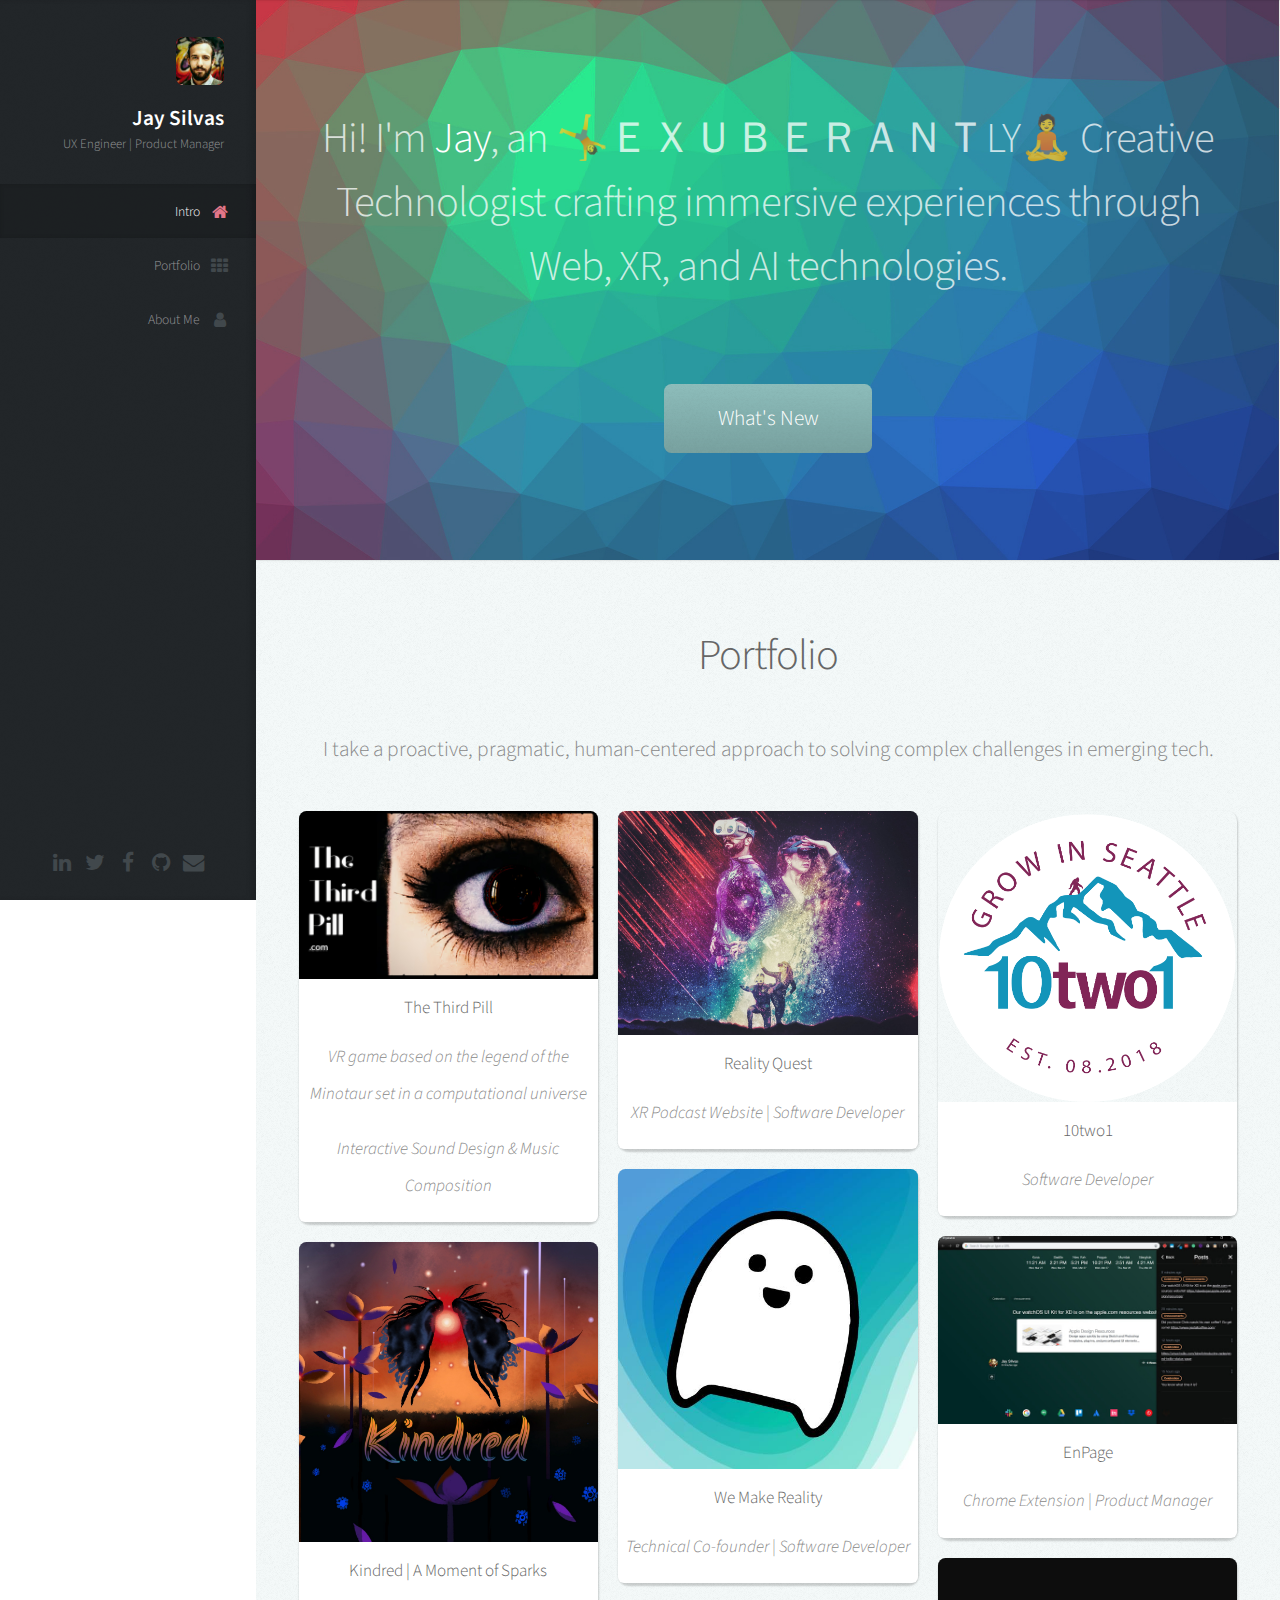
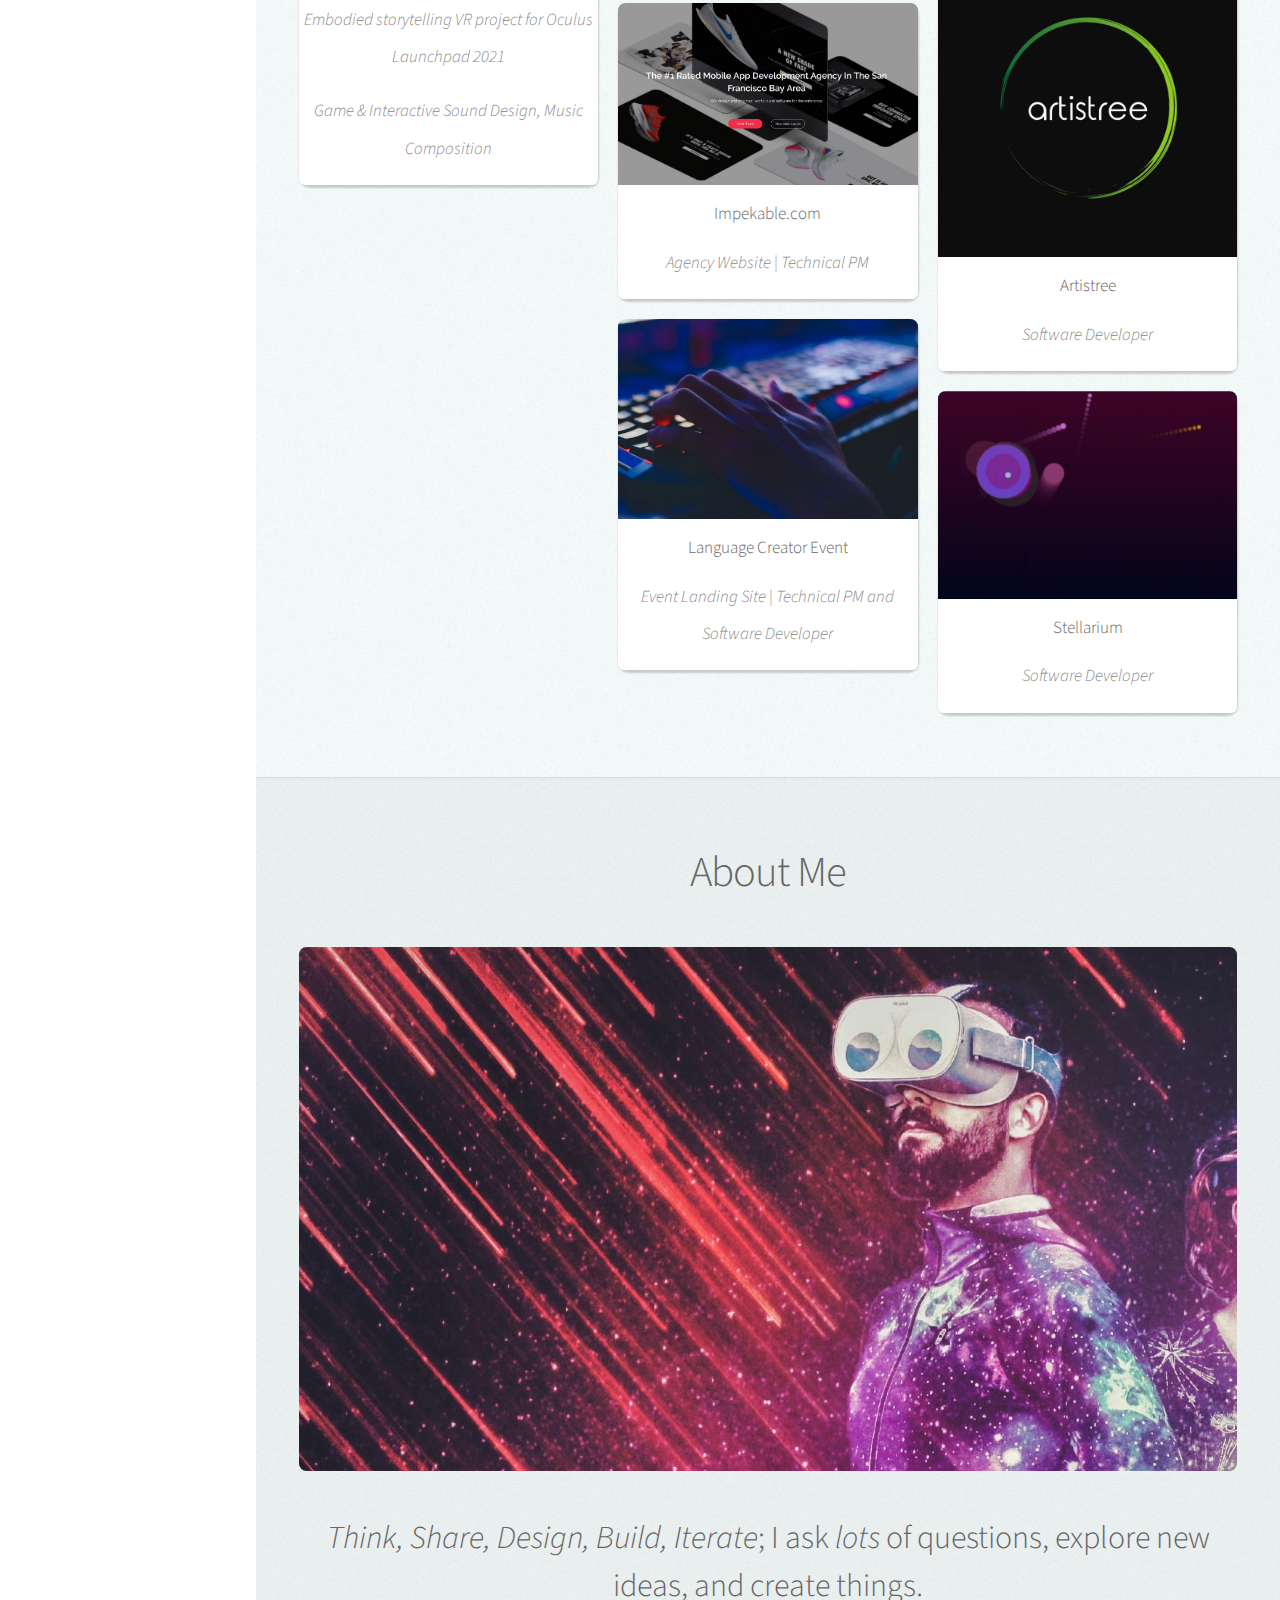
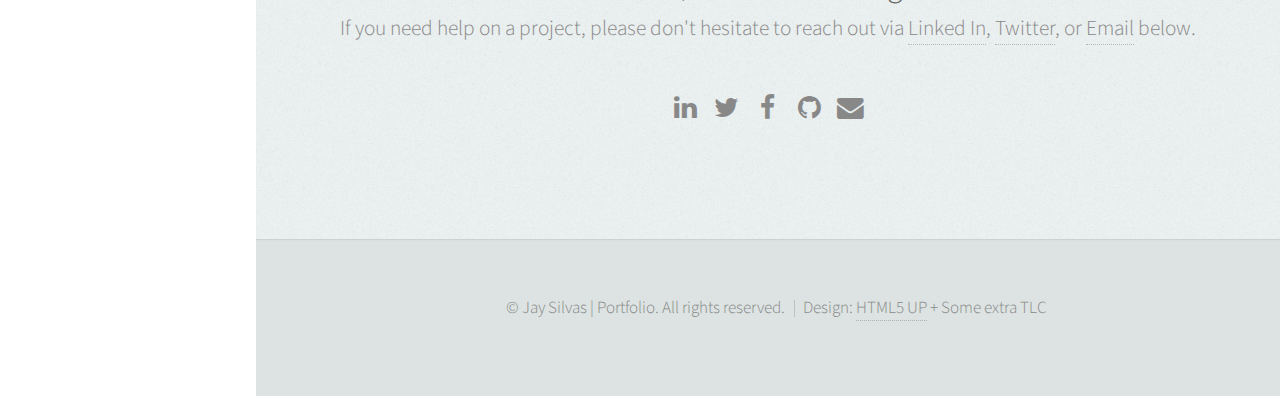
<file: index.html>
<!DOCTYPE HTML>
<!--
	Prologue by HTML5 UP
	html5up.net | @ajlkn
	Free for personal and commercial use under the CCA 3.0 license (html5up.net/license)
-->
<meta itemprop="name" content="Jay Silvas | Portfolio" />
<meta itemprop="image" content="https://jaysilvas.dev/images/side-gaze-banner.jpg" />
<meta itemprop="description" content="Hi! I'm Jay, an 🤸‍ＥＸＵＢＥＲＡＮＴLY🧘‍ Creative Technologist crafting immersive experiences through Web, XR, and AI technologies." />
<meta name="description" content="Hi! I'm Jay, an 🤸‍ＥＸＵＢＥＲＡＮＴLY🧘‍ Creative Technologist crafting immersive experiences through Web, XR, and AI technologies." />
<meta name="author" content="Jay Silvas" />

<meta property="og:title" content="Jay Silvas | Portfolio" />
<meta property="og:type" content="Portfolio" />
<meta property="og:description" content="Hi! I'm Jay, an 🤸‍ＥＸＵＢＥＲＡＮＴLY🧘‍ Creative Technologist crafting immersive experiences through Web, XR, and AI technologies." />
<meta property="og:image" content="https://jaysilvas.dev/images/side-gaze-banner.jpg" />
<meta property="og:url" content="https://jaysilvas.dev/" />
<meta property="og:site_name" content="Jay Silvas's Portfolio" />

<meta name="twitter:card" content="summary_large_image">
<meta name="twitter:site" content="https://jaysilvas.dev/">
<meta name="twitter:creator" content="@jaysilvas">
<meta name="twitter:title" content="Jay Silvas | Portfolio">
<meta name="twitter:description" content="Hi! I'm Jay, an 🤸‍ＥＸＵＢＥＲＡＮＴLY🧘‍ Creative Technologist crafting Web, XR, and AI technologies.">
<meta name="twitter:image" content="https://jaysilvas.dev/images/side-gaze-banner.jpg">
<meta name="twitter:url" content="https://jaysilvas.dev/">

<html>
	<head>
		<title>Jay Silvas | Portfolio</title>
		<meta charset="utf-8" />
		<meta name="viewport" content="width=device-width, initial-scale=1, user-scalable=no" />
		<link rel="stylesheet" href="assets/css/main.css" />
	</head>
	<body class="is-preload">

		<!-- Header -->
			<div id="header">

				<div class="top">

					<!-- Logo -->
						<div id="logo">
							<span class="image avatar48"><img class="image" src="images/avatar.jpg" alt="" /></span>
							<h1 id="title">Jay Silvas</h1>
							<p>UX Engineer | Product Manager</p>
						</div>

					<!-- Nav -->
						<nav id="nav">
							<ul>
								<li><a href="#top" id="top-link"><span class="icon fa-home">Intro</span></a></li>
								<li><a href="#portfolio" id="portfolio-link"><span class="icon fa-th">Portfolio</span></a></li>
								<li><a href="#about" id="about-link"><span class="icon fa-user">About Me</span></a></li>
								<!-- <li><a href="#contact" id="contact-link"><span class="icon fa-envelope">Contact</span></a></li> -->
							</ul>
						</nav>

				</div>

				<div class="bottom">

					<!-- Social Icons -->
						<ul class="icons">
							<li><a href="https://www.linkedin.com/in/jwsilvas/" target=”_blank” class="icon fa-linkedin"><span class="label">Linked In</span></a></li>
							<li><a href="https://twitter.com/jaysilvas" target=”_blank” class="icon fa-twitter"><span class="label">Twitter</span></a></li>
							<li><a href="https://www.facebook.com/jay.silvas" target=”_blank” class="icon fa-facebook"><span class="label">Facebook</span></a></li>
							<li><a href="https://github.com/JSilvas" target=”_blank” class="icon fa-github"><span class="label">Github</span></a></li>
							<!-- <li><a href="#" target=”_blank” class="icon fa-dribbble"><span class="label">Dribbble</span></a></li> -->
							<li><a href="mailto:jaywsilvas@gmail.com" target=”_blank” class="icon fa-envelope"><span class="label">Email</span></a></li>
						</ul>

				</div>

			</div>

		<!-- Main -->
			<div id="main">

				<!-- Intro -->
					<section id="top" class="one dark cover">
						<div class="container">

							<header>
								<h2 class="alt">Hi! I'm <strong>Jay</strong>, an 🤸‍ＥＸＵＢＥＲＡＮＴLY🧘‍ Creative Technologist crafting immersive experiences through Web, XR, and AI technologies.</p>
							</header>

							<footer>
								<a href="#portfolio" class="button scrolly">What's New</a>
							</footer>

						</div>
					</section>

				<!-- Portfolio -->
					<section id="portfolio" class="two">
						<div class="container">

							<header>
								<h2>Portfolio</h2>
							</header>

							<p>I take a proactive, pragmatic, human-centered approach to solving complex challenges in emerging tech.</p>

							<div class="row">
								<div class="col-4 col-12-mobile">
									<!-- <article class="item featured">
										<a href="" class="image fit" target=”_blank”>
											<img class="preview-image" src="images/Dear Mother.jpg" alt="Dear Mother Thumbnail" />
											<header class="preview-header">
												<h3>Dear Mother</h3>
												<p><em> Venice Biennale College Cinema Immersive 2024 | Interactive Sound Design & Production Lead</em></p>
											</header>
										</a>
									</article> -->
									<article class="item featured">
										<a href="https://thethirdpill.com/" class="image fit" target=”_blank”>
											<img class="preview-image" src="images/TheThirdPill-Thumbnail.jpeg" alt="The Third Pill Thumbnail" />
											<header class="preview-header">
												<h3>The Third Pill</h3>
												<p><em>VR game based on the legend of the Minotaur set in a computational universe</em></p>
												<p><em>Interactive Sound Design & Music Composition</em></p>
											</header>
										</a>
									</article>
									<!-- <article class="item featured">
										WAR - Command the Stack Update
									</article>
									<article class="item featured">
										WAR - Fortnite Global Championship 2023 Livestream
									</article>
									<article class="item featured">
										WAR - Acura AR Anime Mirror Exhibit
									</article> -->
									<article class="item featured">
										<a href="https://drive.google.com/file/d/1-Gt7vwbSapFx0MSqCLJlFWneJ8N1HdNU/view?usp=sharing" class="image fit" target=”_blank”>
											<img class="preview-image" src="images/Kindred_Cover_Art.jpeg" alt="Kindred Poster Thumbnail" />
											<header class="preview-header">
												<h3>Kindred | A Moment of Sparks</h3>
												<p><em>Embodied storytelling VR project for Oculus Launchpad 2021</em></p>
												<p><em>Game & Interactive Sound Design, Music Composition</em></p>
											</header>
										</a>
									</article>
								</div>								
								<div class="col-4 col-12-mobile">
									<article class="item featured">
										<a href="https://realityquestpodcast.com/" class="image fit" target=”_blank”>
											<img class="preview-image" src="images/Landscape RQ Poster.jpeg" alt="" />
											<header class="preview-header">
												<h3>Reality Quest</h3>
												<p><em>XR Podcast Website | Software Developer</em></p>
											</header>
										</a>
									</article>
									<article class="item featured">
										<a href="https://jsilvas.github.io/WeMakeReality/" class="image fit" target=”_blank”>
											<img class="preview-image" src="images/wmr-logo.png" alt="We Make Reality" />
											<header class="preview-header">
												<h3>We Make Reality</h3>
												<p><em>Technical Co-founder | Software Developer </em></p>
											</header>
										</a>
									</article>
									<article class="item featured">
										<a href="https://impekable.com/" class="image fit" target=”_blank”>
											<img class="preview-image" src="images/impekable.jpg" alt="" />
											<header class="preview-header">
												<h3>Impekable.com</h3>
												<p><em>Agency Website | Technical PM</em></p>
											</header>
										</a>
									</article>
									<article class="item featured">
										<a href="http://bdfl-gift.pspython.com/" class="image fit" target=”_blank”>
											<img class="preview-image" src="images/creator.jpg" alt="" />
											<header class="preview-header">
												<h3>Language Creator Event</h3>
												<p><em> Event Landing Site | Technical PM and Software Developer</em></p>
											</header>
										</a>
									</article>									
								</div>
								
								<div class="col-4 col-12-mobile">
									<article class="item featured">
										<a href="https://10two1.com/" class="image fit" target=”_blank”>
											<img class="preview-image" src="images/10two1-head.png" alt="10Two1" />
											<header class="preview-header">
												<h3>10two1</h3>
												<p><em>Software Developer </em></p>
											</header>
										</a>
									</article>
									<article class="item featured">
										<a href="https://chrome.google.com/webstore/detail/impekable-enpage/bkbbdkonijdcjldofmiaiapmpaohpfcb/" class="image fit" target=”_blank”>
											<img class="preview-image" src="images/enpage.jpg" alt="Impekable Enpage Chrome Extension" /></a>
											<header class="preview-header">
												<h3>EnPage</h3>
												<p><em>Chrome Extension | Product Manager</em></p>
											</header>
										</a>
									</article>
									<article class="item featured">
										<a href="https://artistree.herokuapp.com" class="image fit" target=”_blank”>
											<img class="preview-image" src="images/artistree-logo.png" alt="Artistree" />
											<header class="preview-header">
												<h3>Artistree</h3>
												<p><em>Software Developer </em></p>
											</header>
										</a>
									</article>
									<article class="item featured">
										<a href="https://jsilvas.github.io/Stellarium/" class="image fit" target=”_blank”>
											<img class="preview-image" src="images/stellarium.jpg" alt="Stellarium" />
											<header class="preview-header">
												<h3>Stellarium</h3>
												<p><em>Software Developer </em></p>
											</header>
										</a>
									</article>
								</div>
							</div>
						</div>
					</section>

				<!-- About Me -->
					<section id="about" class="three">
						<div class="container">

							<header>
								<h2>About Me</h2>
							</header>

							<a href="#" class="image featured"><img class="image" src="images/side-gaze-banner.jpg" alt="" /></a>

							<h3>
								<em>Think, Share, Design, Build, Iterate</em>; I ask <em>lots</em> of questions, explore new ideas, and create things.
							</h3>
							<p>
								If you need help on a project, please don't hesitate to reach out via 
								<a href="https://www.linkedin.com/in/jwsilvas/" target=”_blank”>Linked In</a>, 
								<a href="https://twitter.com/jaysilvas" target=”_blank”>Twitter</a>, or 
								<a href="mailto:jaywsilvas@gmail.com" target=”_blank”>Email</a> below.
							</p>
						</div>

						<div class="bottom">
	
							<!-- Social Icons -->
								<ul class="icons">
									<li><a href="https://www.linkedin.com/in/jwsilvas/" target=”_blank” class="icon fa-linkedin"><span class="label">Linked In</span></a></li>
									<li><a href="https://twitter.com/jaysilvas" target=”_blank” class="icon fa-twitter"><span class="label">Twitter</span></a></li>
									<li><a href="https://www.facebook.com/jay.silvas" target=”_blank” class="icon fa-facebook"><span class="label">Facebook</span></a></li>
									<li><a href="https://github.com/JSilvas" target=”_blank” class="icon fa-github"><span class="label">Github</span></a></li>
									<!-- <li><a href="#" target=”_blank” class="icon fa-dribbble"><span class="label">Dribbble</span></a></li> -->
									<li><a href="mailto:jaywsilvas@gmail.com" target=”_blank” class="icon fa-envelope"><span class="label">Email</span></a></li>
								</ul>
						</div>
					</section>


				<!-- Contact -->
					<!-- <section id="contact" class="four">
						<div class="container">

							<header>
								<h2>Contact</h2>
							</header>

							<p> Feel free to </p>

							<form method="post" action="#">
								<div class="row">
									<div class="col-6 col-12-mobile"><input type="text" name="name" placeholder="Name" /></div>
									<div class="col-6 col-12-mobile"><input type="text" name="email" placeholder="Email" /></div>
									<div class="col-12">
										<textarea name="message" placeholder="Message"></textarea>
									</div>
									<div class="col-12">
										<input type="submit" value="Send Message" />
									</div>
								</div>
							</form>

						</div>
					</section> -->

			</div>

		<!-- Footer -->
			<div id="footer">

				<!-- Copyright -->
					<ul class="copyright">
						<li>&copy; Jay Silvas | Portfolio. All rights reserved.</li><li>Design: <a href="http://html5up.net">HTML5 UP</a> + Some extra TLC</li>
					</ul>

			</div>

		<!-- Scripts -->
			<script src="assets/js/jquery.min.js"></script>
			<script src="assets/js/jquery.scrolly.min.js"></script>
			<script src="assets/js/jquery.scrollex.min.js"></script>
			<script src="assets/js/browser.min.js"></script>
			<script src="assets/js/breakpoints.min.js"></script>
			<script src="assets/js/util.js"></script>
			<script src="assets/js/main.js"></script>

	</body>
</html>
</file>
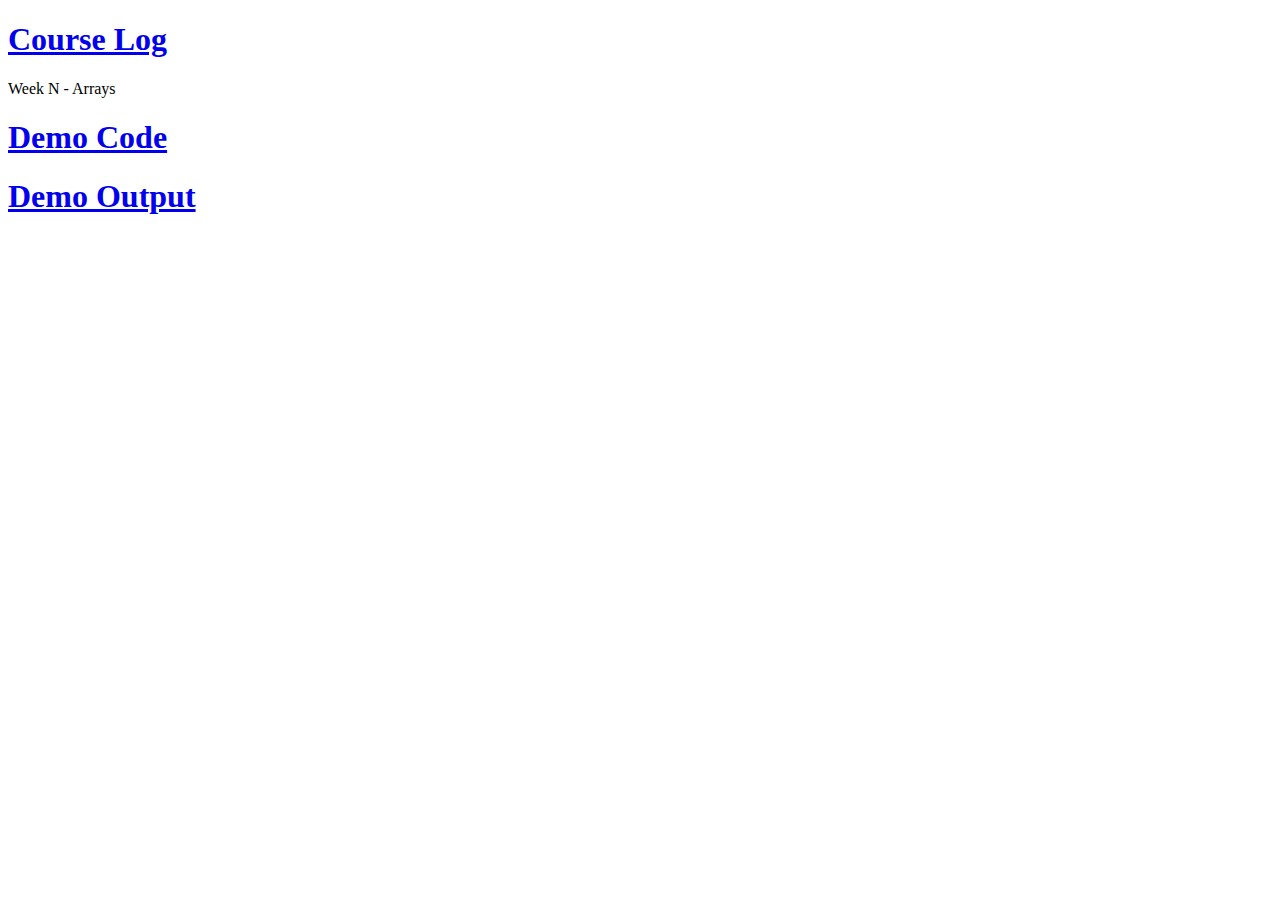
<file: ASSETS/HTML/css142_TA.html>
<!DOCTYPE html>
<html>
<body>

<h1><a href="https://docs.google.com/spreadsheets/d/1X_wznz_t5aff3D7cU4gqzBKgH2_0rzz9jhzaCzJOh8g/edit?usp=sharing">Course Log</a></h1>

<p>Week N - Arrays</p>

<h1><a href="https://github.com/Teabeans/UWB/blob/master/TA/Demo_Lesson.java">Demo Code</a></h1>
<h1><a href="https://github.com/Teabeans/UWB/blob/master/TA/Demo_Lesson_output.txt">Demo Output</a></h1>


</body>
</html>
</file>
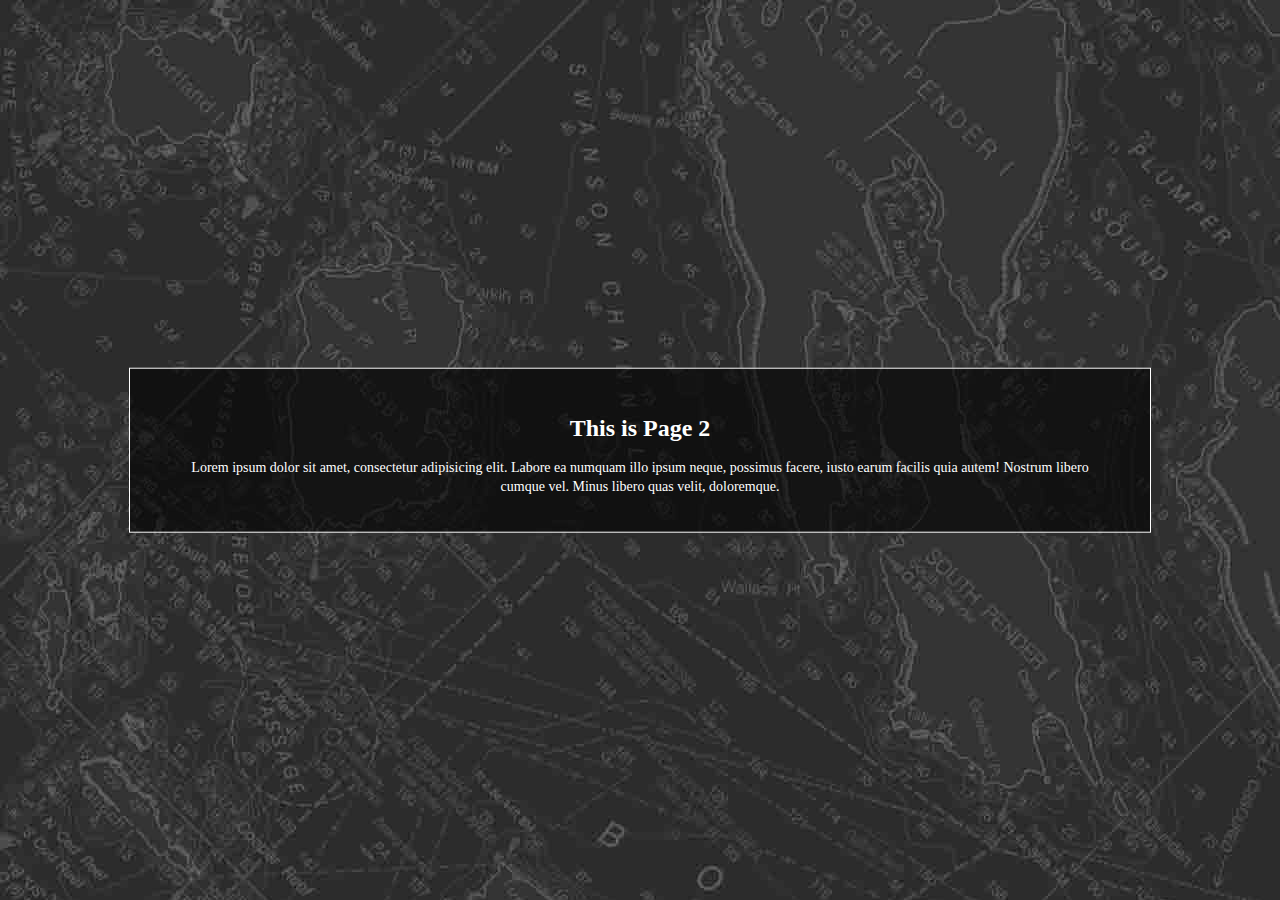
<file: ASSETS/HTML/page2.html>
<!DOCTYPE html>
<html>
<head>
<meta charset="utf-8">
<title>CSS-Test</title>

<link rel="stylesheet" href="../CSS/teabean.css">

</head>
<body background = "../IMAGES/BACKGROUNDS/AMM_background_low.jpg" >

  <div class="welcome">
    <h1>This is Page 2</h1>

    <p>Lorem ipsum dolor sit amet, consectetur adipisicing elit. Labore ea numquam illo ipsum neque, possimus facere, iusto earum facilis quia autem! Nostrum libero cumque vel. Minus libero quas velit, doloremque.</p>

    <a href="/HTML/page2.html"> </a>

  </div>

</body>

</html>
</file>
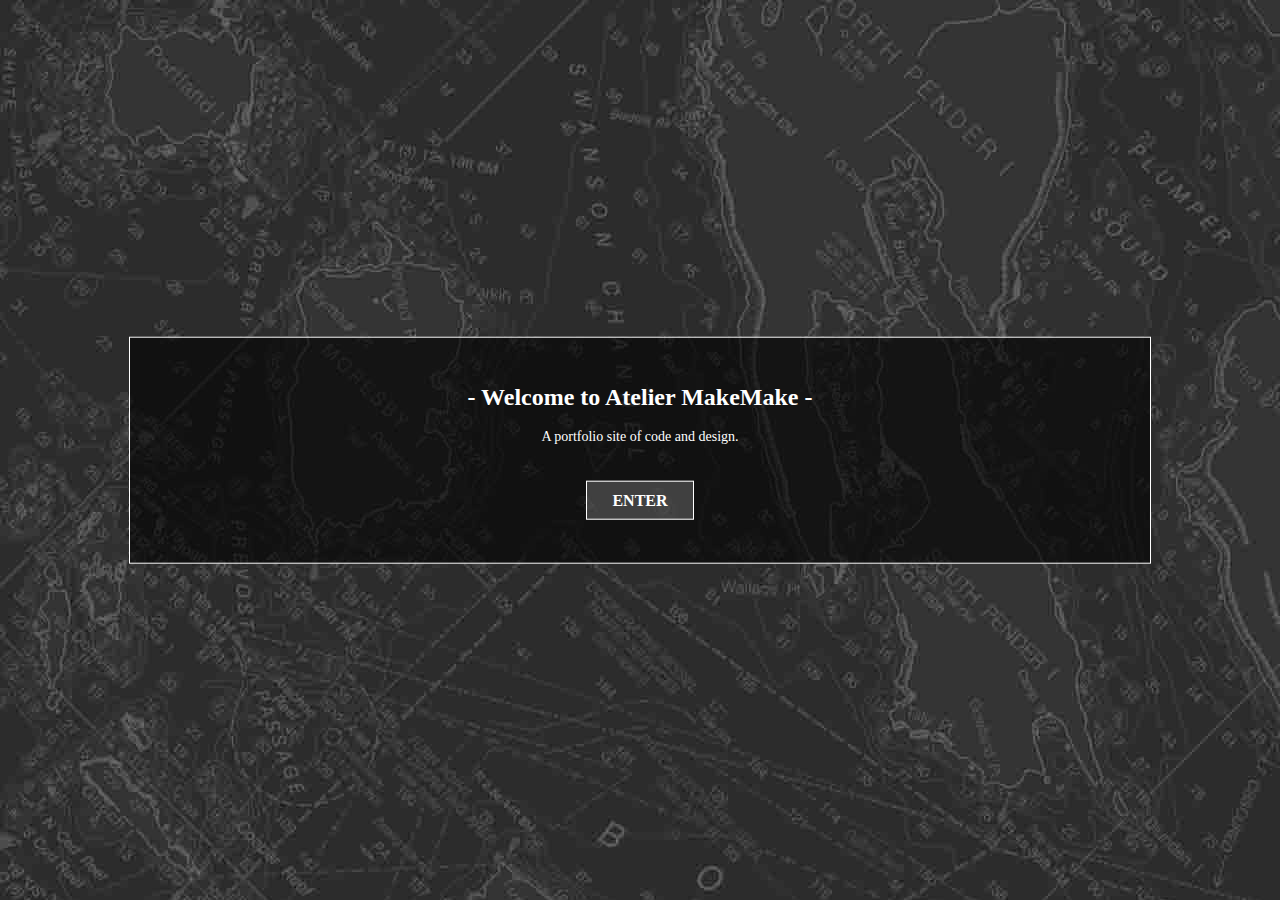
<file: ASSETS/HTML/welcome.html>
<!DOCTYPE html>
<html>
<head>
<meta charset="utf-8">
<title>Atelier MakeMake</title>

<link rel="stylesheet" href="../CSS/teabean.css">

</head>
<body background = "../IMAGES/BACKGROUNDS/AMM_background_low.jpg" >

  <div class="welcome">
    <h1>- Welcome to Atelier MakeMake -</h1>

    <p>A portfolio site of code and design.</p>

    <div class="spacer20"> </div>
    <div class="spacer20"> </div>

    <a class="button" href="./page2.html">ENTER</a>

    <div class="spacer20"> </div>

  </div>

</body>

</html>
</file>
<file: ASSETS/CSS/teabean.css>
/*
AUTHORSHIP
Tim Lum
twhlum@gmail.com
Created:  2018.08.09
Modified: 2018.08.09

Colors defineable by name (TODO: link), hexadecimal ('#rrggbb'), or RGB ('rgb(#,#,#)')

Fonts in the "Web Safe Font" family
Other fonts require import

Box model of content in CSS:
Margin - Border - Padding - CONTENT - Padding - Border - Margin

*/

/* Style for everything */
*{
  margin:  0;
  padding: 0;
}

a {

}

a:link {

}

a:visited {

}

/* a:hover must come after a:link and a:visited */
a:hover {

}

/* a:active must come after a:hover */
a:active {

}

.spacer20 {
  margin-right: auto;
  margin-left:  auto;
  height: 20px;
  width: 10%;
}

/* Style for button links */
.button {
  margin-top: 35px;
  border-style: solid;
  border-width: 1px;
  border-color: #FFFFFF;
  background-color: rgba(255,255,255,0.2);
  padding: 10px 25px;
  cursor: pointer;
  font-family: Ubuntu;
  font-size: 16px;
  font-weight: bold;
  color: #FFFFFF;
  text-decoration: none;
}

/* Style for body element (that wraps everything else) */
body {
  background-color: #f4f4f4;
  color: #555555;
  font-family: Ubuntu, Helvetica, sans-serif;
  font-size: 12px;
  font-weight: normal;
  line-height:1.6em;
}

/* Container class */
.welcome{
  border-style: solid;
  border-width: 1px;
  border-color: #FFFFFF;
  color: #FFFFFF;
  padding: 30px;
  font-family: Ubuntu;
  text-align: center;
  background-color: rgba(0,0,0,0.6);
  width: 75%;
  position: absolute;
  top: 50%;
  left: 50%;
  transform: translate(-50%, -50%);
}

p {
  margin-top: 5px;
  margin-left: 10px; margin-right: 10px;
  margin-bottom: 5px;
  font-size: 14px;
  font-weight: regular;
  font-family: Ubuntu;
  color: #FFFFFF;
}

/* (1) Primary header */
h1 {
  margin: 20px;
  font-family: Ubuntu;
  font-size: 24px;
  font-weight: bold;
  color: #FFFFFF;
  text-align: center;
}

/* (2) Secondary header */
h2 {}

/* (3) Tertiary text */
h3 {}

/* (4) Quaternary text */
h4 {}

/* (5)  */
h5 {}

/* (6)  */
h6 {}

#demo-box {
  background-color: #FFDD00;
  margin-top:    5px;
  margin-left:   10px;
  margin-right:  10px;
  margin-bottom: 5px;
  border-top:    5px;
  border-left:   10px;
  border-right:  10px;
  border-bottom: 5px;

}

#box-one {
  background-color: gray;
}

#box-two {
  background-color: yellow;
  padding: 10px;
}
</file>
<file: assets/css/main.css>
@import url("font-awesome.min.css");
@import url("https://fonts.googleapis.com/css?family=Source+Sans+Pro:300,300italic,400,600");
/*
	Prologue by HTML5 UP
	html5up.net | @ajlkn
	Free for personal and commercial use under the CCA 3.0 license (html5up.net/license)
*/
html, body, div, span, applet, object,
iframe, h1, h2, h3, h4, h5, h6, p, blockquote,
pre, a, abbr, acronym, address, big, cite,
code, del, dfn, em, img, ins, kbd, q, s, samp,
small, strike, strong, sub, sup, tt, var, b,
u, i, center, dl, dt, dd, ol, ul, li, fieldset,
form, label, legend, table, caption, tbody,
tfoot, thead, tr, th, td, article, aside,
canvas, details, embed, figure, figcaption,
footer, header, hgroup, menu, nav, output, ruby,
section, summary, time, mark, audio, video {
  margin: 0;
  padding: 0;
  border: 0;
  font-size: 100%;
  font: inherit;
  vertical-align: baseline; }

article, aside, details, figcaption, figure,
footer, header, hgroup, menu, nav, section {
  display: block; }

body {
  line-height: 1; }

ol, ul {
  list-style: none; }

blockquote, q {
  quotes: none; }
  blockquote:before, blockquote:after, q:before, q:after {
    content: '';
    content: none; }

table {
  border-collapse: collapse;
  border-spacing: 0; }

body {
  -webkit-text-size-adjust: none; }

mark {
  background-color: transparent;
  color: inherit; }

input::-moz-focus-inner {
  border: 0;
  padding: 0; }

input, select, textarea {
  -moz-appearance: none;
  -webkit-appearance: none;
  -ms-appearance: none;
  appearance: none; }

/* Basic */
html {
  box-sizing: border-box; }

*, *:before, *:after {
  box-sizing: inherit; }

body {
  background: #fff;
  font-family: 'Source Sans Pro', sans-serif;
  font-size: 19pt;
  font-weight: 300;
  line-height: 1.75em;
  color: #888; }
  body.is-preload *, body.is-preload *:before, body.is-preload *:after {
    -moz-animation: none !important;
    -webkit-animation: none !important;
    -ms-animation: none !important;
    animation: none !important;
    -moz-transition: none !important;
    -webkit-transition: none !important;
    -ms-transition: none !important;
    transition: none !important; }

input, textarea, select {
  font-family: 'Source Sans Pro', sans-serif;
  font-size: 19pt;
  font-weight: 300;
  line-height: 1.75em;
  color: #888; }

h1, h2, h3, h4, h5, h6 {
  font-weight: 300;
  color: #666;
  line-height: 1.5em; }

h1 a, h2 a, h3 a, h4 a, h5 a, h6 a {
  color: inherit;
  text-decoration: none; }
  h1 a strong, h2 a strong, h3 a strong, h4 a strong, h5 a strong, h6 a strong {
    color: #333; }

h2 {
  font-size: 2em;
  letter-spacing: -1px; }
  h2.alt {
    color: #888; }
    h2.alt strong {
      color: #666; }

h3 {
  font-size: 1.5em; }

header {
  margin: 0 0 2em 0; }
  header > p {
    margin: 1em 0 0 0; }

footer {
  margin: 2em 0 0 0; }

strong, b {
  font-weight: 300;
  color: #666; }

em, i {
  font-style: italic; }

a {
  text-decoration: none;
  color: inherit;
  border-bottom: dotted 1px rgba(128, 128, 128, 0.5);
  -moz-transition: color 0.35s ease-in-out, border-bottom-color 0.35s ease-in-out;
  -webkit-transition: color 0.35s ease-in-out, border-bottom-color 0.35s ease-in-out;
  -ms-transition: color 0.35s ease-in-out, border-bottom-color 0.35s ease-in-out;
  transition: color 0.35s ease-in-out, border-bottom-color 0.35s ease-in-out;
  outline: 0; }
  a:hover {
    color: #E27689;
    border-bottom-color: rgba(255, 255, 255, 0); }

sub {
  position: relative;
  top: 0.5em;
  font-size: 0.8em; }

sup {
  position: relative;
  top: -0.5em;
  font-size: 0.8em; }

hr {
  border: 0;
  border-top: solid 1px #ddd; }

blockquote {
  border-left: solid 0.5em #ddd;
  padding: 1em 0 1em 2em;
  font-style: italic; }

p, ul, ol, dl, table {
  margin-bottom: 2em; }

br.clear {
  clear: both; }

/* Container */
.container {
  margin: 0 auto;
  max-width: 100%;
  width: 1400px; }
  @media screen and (min-width: 961px) and (max-width: 1880px) {
    .container {
      width: 1200px; } }
  @media screen and (min-width: 961px) and (max-width: 1620px) {
    .container {
      width: 960px; } }
  @media screen and (min-width: 961px) and (max-width: 1320px) {
    .container {
      width: 100%; } }
  @media screen and (max-width: 960px) {
    .container {
      width: 100%; } }
  @media screen and (max-width: 736px) {
    .container {
      width: 100%; } }

/* Row */
.row {
  display: flex;
  flex-wrap: wrap;
  box-sizing: border-box;
  align-items: stretch; }
  .row > * {
    box-sizing: border-box; }
  .row.gtr-uniform > * > :last-child {
    margin-bottom: 0; }
  .row.aln-left {
    justify-content: flex-start; }
  .row.aln-center {
    justify-content: center; }
  .row.aln-right {
    justify-content: flex-end; }
  .row.aln-top {
    align-items: flex-start; }
  .row.aln-middle {
    align-items: center; }
  .row.aln-bottom {
    align-items: flex-end; }
  .row > .imp {
    order: -1; }
  .row > .col-1 {
    width: 8.33333%; }
  .row > .off-1 {
    margin-left: 8.33333%; }
  .row > .col-2 {
    width: 16.66667%; }
  .row > .off-2 {
    margin-left: 16.66667%; }
  .row > .col-3 {
    width: 25%; }
  .row > .off-3 {
    margin-left: 25%; }
  .row > .col-4 {
    width: 33.33333%; }
  .row > .off-4 {
    margin-left: 33.33333%; }
  .row > .col-5 {
    width: 41.66667%; }
  .row > .off-5 {
    margin-left: 41.66667%; }
  .row > .col-6 {
    width: 50%; }
  .row > .off-6 {
    margin-left: 50%; }
  .row > .col-7 {
    width: 58.33333%; }
  .row > .off-7 {
    margin-left: 58.33333%; }
  .row > .col-8 {
    width: 66.66667%; }
  .row > .off-8 {
    margin-left: 66.66667%; }
  .row > .col-9 {
    width: 75%; }
  .row > .off-9 {
    margin-left: 75%; }
  .row > .col-10 {
    width: 83.33333%; }
  .row > .off-10 {
    margin-left: 83.33333%; }
  .row > .col-11 {
    width: 91.66667%; }
  .row > .off-11 {
    margin-left: 91.66667%; }
  .row > .col-12 {
    width: 100%; }
  .row > .off-12 {
    margin-left: 100%; }
  .row.gtr-0 {
    margin-top: 0px;
    margin-left: 0px; }
    .row.gtr-0 > * {
      padding: 0px 0 0 0px; }
    .row.gtr-0.gtr-uniform {
      margin-top: 0px; }
      .row.gtr-0.gtr-uniform > * {
        padding-top: 0px; }
  .row.gtr-25 {
    margin-top: -10px;
    margin-left: -10px; }
    .row.gtr-25 > * {
      padding: 10px 0 0 10px; }
    .row.gtr-25.gtr-uniform {
      margin-top: -10px; }
      .row.gtr-25.gtr-uniform > * {
        padding-top: 10px; }
  .row.gtr-50 {
    margin-top: -20px;
    margin-left: -20px; }
    .row.gtr-50 > * {
      padding: 20px 0 0 20px; }
    .row.gtr-50.gtr-uniform {
      margin-top: -20px; }
      .row.gtr-50.gtr-uniform > * {
        padding-top: 20px; }
  .row {
    margin-top: -40px;
    margin-left: -40px; }
    .row > * {
      padding: 40px 0 0 40px; }
    .row.gtr-uniform {
      margin-top: -40px; }
      .row.gtr-uniform > * {
        padding-top: 40px; }
  .row.gtr-150 {
    margin-top: -60px;
    margin-left: -60px; }
    .row.gtr-150 > * {
      padding: 60px 0 0 60px; }
    .row.gtr-150.gtr-uniform {
      margin-top: -60px; }
      .row.gtr-150.gtr-uniform > * {
        padding-top: 60px; }
  .row.gtr-200 {
    margin-top: -80px;
    margin-left: -80px; }
    .row.gtr-200 > * {
      padding: 80px 0 0 80px; }
    .row.gtr-200.gtr-uniform {
      margin-top: -80px; }
      .row.gtr-200.gtr-uniform > * {
        padding-top: 80px; }
  @media screen and (min-width: 961px) and (max-width: 1880px) {
    .row {
      display: flex;
      flex-wrap: wrap;
      box-sizing: border-box;
      align-items: stretch; }
      .row > * {
        box-sizing: border-box; }
      .row.gtr-uniform > * > :last-child {
        margin-bottom: 0; }
      .row.aln-left {
        justify-content: flex-start; }
      .row.aln-center {
        justify-content: center; }
      .row.aln-right {
        justify-content: flex-end; }
      .row.aln-top {
        align-items: flex-start; }
      .row.aln-middle {
        align-items: center; }
      .row.aln-bottom {
        align-items: flex-end; }
      .row > .imp-wide {
        order: -1; }
      .row > .col-1-wide {
        width: 8.33333%; }
      .row > .off-1-wide {
        margin-left: 8.33333%; }
      .row > .col-2-wide {
        width: 16.66667%; }
      .row > .off-2-wide {
        margin-left: 16.66667%; }
      .row > .col-3-wide {
        width: 25%; }
      .row > .off-3-wide {
        margin-left: 25%; }
      .row > .col-4-wide {
        width: 33.33333%; }
      .row > .off-4-wide {
        margin-left: 33.33333%; }
      .row > .col-5-wide {
        width: 41.66667%; }
      .row > .off-5-wide {
        margin-left: 41.66667%; }
      .row > .col-6-wide {
        width: 50%; }
      .row > .off-6-wide {
        margin-left: 50%; }
      .row > .col-7-wide {
        width: 58.33333%; }
      .row > .off-7-wide {
        margin-left: 58.33333%; }
      .row > .col-8-wide {
        width: 66.66667%; }
      .row > .off-8-wide {
        margin-left: 66.66667%; }
      .row > .col-9-wide {
        width: 75%; }
      .row > .off-9-wide {
        margin-left: 75%; }
      .row > .col-10-wide {
        width: 83.33333%; }
      .row > .off-10-wide {
        margin-left: 83.33333%; }
      .row > .col-11-wide {
        width: 91.66667%; }
      .row > .off-11-wide {
        margin-left: 91.66667%; }
      .row > .col-12-wide {
        width: 100%; }
      .row > .off-12-wide {
        margin-left: 100%; }
      .row.gtr-0 {
        margin-top: 0px;
        margin-left: 0px; }
        .row.gtr-0 > * {
          padding: 0px 0 0 0px; }
        .row.gtr-0.gtr-uniform {
          margin-top: 0px; }
          .row.gtr-0.gtr-uniform > * {
            padding-top: 0px; }
      .row.gtr-25 {
        margin-top: -10px;
        margin-left: -10px; }
        .row.gtr-25 > * {
          padding: 10px 0 0 10px; }
        .row.gtr-25.gtr-uniform {
          margin-top: -10px; }
          .row.gtr-25.gtr-uniform > * {
            padding-top: 10px; }
      .row.gtr-50 {
        margin-top: -20px;
        margin-left: -20px; }
        .row.gtr-50 > * {
          padding: 20px 0 0 20px; }
        .row.gtr-50.gtr-uniform {
          margin-top: -20px; }
          .row.gtr-50.gtr-uniform > * {
            padding-top: 20px; }
      .row {
        margin-top: -40px;
        margin-left: -40px; }
        .row > * {
          padding: 40px 0 0 40px; }
        .row.gtr-uniform {
          margin-top: -40px; }
          .row.gtr-uniform > * {
            padding-top: 40px; }
      .row.gtr-150 {
        margin-top: -60px;
        margin-left: -60px; }
        .row.gtr-150 > * {
          padding: 60px 0 0 60px; }
        .row.gtr-150.gtr-uniform {
          margin-top: -60px; }
          .row.gtr-150.gtr-uniform > * {
            padding-top: 60px; }
      .row.gtr-200 {
        margin-top: -80px;
        margin-left: -80px; }
        .row.gtr-200 > * {
          padding: 80px 0 0 80px; }
        .row.gtr-200.gtr-uniform {
          margin-top: -80px; }
          .row.gtr-200.gtr-uniform > * {
            padding-top: 80px; } }
  @media screen and (min-width: 961px) and (max-width: 1620px) {
    .row {
      display: flex;
      flex-wrap: wrap;
      box-sizing: border-box;
      align-items: stretch; }
      .row > * {
        box-sizing: border-box; }
      .row.gtr-uniform > * > :last-child {
        margin-bottom: 0; }
      .row.aln-left {
        justify-content: flex-start; }
      .row.aln-center {
        justify-content: center; }
      .row.aln-right {
        justify-content: flex-end; }
      .row.aln-top {
        align-items: flex-start; }
      .row.aln-middle {
        align-items: center; }
      .row.aln-bottom {
        align-items: flex-end; }
      .row > .imp-normal {
        order: -1; }
      .row > .col-1-normal {
        width: 8.33333%; }
      .row > .off-1-normal {
        margin-left: 8.33333%; }
      .row > .col-2-normal {
        width: 16.66667%; }
      .row > .off-2-normal {
        margin-left: 16.66667%; }
      .row > .col-3-normal {
        width: 25%; }
      .row > .off-3-normal {
        margin-left: 25%; }
      .row > .col-4-normal {
        width: 33.33333%; }
      .row > .off-4-normal {
        margin-left: 33.33333%; }
      .row > .col-5-normal {
        width: 41.66667%; }
      .row > .off-5-normal {
        margin-left: 41.66667%; }
      .row > .col-6-normal {
        width: 50%; }
      .row > .off-6-normal {
        margin-left: 50%; }
      .row > .col-7-normal {
        width: 58.33333%; }
      .row > .off-7-normal {
        margin-left: 58.33333%; }
      .row > .col-8-normal {
        width: 66.66667%; }
      .row > .off-8-normal {
        margin-left: 66.66667%; }
      .row > .col-9-normal {
        width: 75%; }
      .row > .off-9-normal {
        margin-left: 75%; }
      .row > .col-10-normal {
        width: 83.33333%; }
      .row > .off-10-normal {
        margin-left: 83.33333%; }
      .row > .col-11-normal {
        width: 91.66667%; }
      .row > .off-11-normal {
        margin-left: 91.66667%; }
      .row > .col-12-normal {
        width: 100%; }
      .row > .off-12-normal {
        margin-left: 100%; }
      .row.gtr-0 {
        margin-top: 0px;
        margin-left: 0px; }
        .row.gtr-0 > * {
          padding: 0px 0 0 0px; }
        .row.gtr-0.gtr-uniform {
          margin-top: 0px; }
          .row.gtr-0.gtr-uniform > * {
            padding-top: 0px; }
      .row.gtr-25 {
        margin-top: -10px;
        margin-left: -10px; }
        .row.gtr-25 > * {
          padding: 10px 0 0 10px; }
        .row.gtr-25.gtr-uniform {
          margin-top: -10px; }
          .row.gtr-25.gtr-uniform > * {
            padding-top: 10px; }
      .row.gtr-50 {
        margin-top: -20px;
        margin-left: -20px; }
        .row.gtr-50 > * {
          padding: 20px 0 0 20px; }
        .row.gtr-50.gtr-uniform {
          margin-top: -20px; }
          .row.gtr-50.gtr-uniform > * {
            padding-top: 20px; }
      .row {
        margin-top: -40px;
        margin-left: -40px; }
        .row > * {
          padding: 40px 0 0 40px; }
        .row.gtr-uniform {
          margin-top: -40px; }
          .row.gtr-uniform > * {
            padding-top: 40px; }
      .row.gtr-150 {
        margin-top: -60px;
        margin-left: -60px; }
        .row.gtr-150 > * {
          padding: 60px 0 0 60px; }
        .row.gtr-150.gtr-uniform {
          margin-top: -60px; }
          .row.gtr-150.gtr-uniform > * {
            padding-top: 60px; }
      .row.gtr-200 {
        margin-top: -80px;
        margin-left: -80px; }
        .row.gtr-200 > * {
          padding: 80px 0 0 80px; }
        .row.gtr-200.gtr-uniform {
          margin-top: -80px; }
          .row.gtr-200.gtr-uniform > * {
            padding-top: 80px; } }
  @media screen and (min-width: 961px) and (max-width: 1320px) {
    .row {
      display: flex;
      flex-wrap: wrap;
      box-sizing: border-box;
      align-items: stretch; }
      .row > * {
        box-sizing: border-box; }
      .row.gtr-uniform > * > :last-child {
        margin-bottom: 0; }
      .row.aln-left {
        justify-content: flex-start; }
      .row.aln-center {
        justify-content: center; }
      .row.aln-right {
        justify-content: flex-end; }
      .row.aln-top {
        align-items: flex-start; }
      .row.aln-middle {
        align-items: center; }
      .row.aln-bottom {
        align-items: flex-end; }
      .row > .imp-narrow {
        order: -1; }
      .row > .col-1-narrow {
        width: 8.33333%; }
      .row > .off-1-narrow {
        margin-left: 8.33333%; }
      .row > .col-2-narrow {
        width: 16.66667%; }
      .row > .off-2-narrow {
        margin-left: 16.66667%; }
      .row > .col-3-narrow {
        width: 25%; }
      .row > .off-3-narrow {
        margin-left: 25%; }
      .row > .col-4-narrow {
        width: 33.33333%; }
      .row > .off-4-narrow {
        margin-left: 33.33333%; }
      .row > .col-5-narrow {
        width: 41.66667%; }
      .row > .off-5-narrow {
        margin-left: 41.66667%; }
      .row > .col-6-narrow {
        width: 50%; }
      .row > .off-6-narrow {
        margin-left: 50%; }
      .row > .col-7-narrow {
        width: 58.33333%; }
      .row > .off-7-narrow {
        margin-left: 58.33333%; }
      .row > .col-8-narrow {
        width: 66.66667%; }
      .row > .off-8-narrow {
        margin-left: 66.66667%; }
      .row > .col-9-narrow {
        width: 75%; }
      .row > .off-9-narrow {
        margin-left: 75%; }
      .row > .col-10-narrow {
        width: 83.33333%; }
      .row > .off-10-narrow {
        margin-left: 83.33333%; }
      .row > .col-11-narrow {
        width: 91.66667%; }
      .row > .off-11-narrow {
        margin-left: 91.66667%; }
      .row > .col-12-narrow {
        width: 100%; }
      .row > .off-12-narrow {
        margin-left: 100%; }
      .row.gtr-0 {
        margin-top: 0px;
        margin-left: 0px; }
        .row.gtr-0 > * {
          padding: 0px 0 0 0px; }
        .row.gtr-0.gtr-uniform {
          margin-top: 0px; }
          .row.gtr-0.gtr-uniform > * {
            padding-top: 0px; }
      .row.gtr-25 {
        margin-top: -5px;
        margin-left: -5px; }
        .row.gtr-25 > * {
          padding: 5px 0 0 5px; }
        .row.gtr-25.gtr-uniform {
          margin-top: -5px; }
          .row.gtr-25.gtr-uniform > * {
            padding-top: 5px; }
      .row.gtr-50 {
        margin-top: -10px;
        margin-left: -10px; }
        .row.gtr-50 > * {
          padding: 10px 0 0 10px; }
        .row.gtr-50.gtr-uniform {
          margin-top: -10px; }
          .row.gtr-50.gtr-uniform > * {
            padding-top: 10px; }
      .row {
        margin-top: -20px;
        margin-left: -20px; }
        .row > * {
          padding: 20px 0 0 20px; }
        .row.gtr-uniform {
          margin-top: -20px; }
          .row.gtr-uniform > * {
            padding-top: 20px; }
      .row.gtr-150 {
        margin-top: -30px;
        margin-left: -30px; }
        .row.gtr-150 > * {
          padding: 30px 0 0 30px; }
        .row.gtr-150.gtr-uniform {
          margin-top: -30px; }
          .row.gtr-150.gtr-uniform > * {
            padding-top: 30px; }
      .row.gtr-200 {
        margin-top: -40px;
        margin-left: -40px; }
        .row.gtr-200 > * {
          padding: 40px 0 0 40px; }
        .row.gtr-200.gtr-uniform {
          margin-top: -40px; }
          .row.gtr-200.gtr-uniform > * {
            padding-top: 40px; } }
  @media screen and (max-width: 960px) {
    .row {
      display: flex;
      flex-wrap: wrap;
      box-sizing: border-box;
      align-items: stretch; }
      .row > * {
        box-sizing: border-box; }
      .row.gtr-uniform > * > :last-child {
        margin-bottom: 0; }
      .row.aln-left {
        justify-content: flex-start; }
      .row.aln-center {
        justify-content: center; }
      .row.aln-right {
        justify-content: flex-end; }
      .row.aln-top {
        align-items: flex-start; }
      .row.aln-middle {
        align-items: center; }
      .row.aln-bottom {
        align-items: flex-end; }
      .row > .imp-narrower {
        order: -1; }
      .row > .col-1-narrower {
        width: 8.33333%; }
      .row > .off-1-narrower {
        margin-left: 8.33333%; }
      .row > .col-2-narrower {
        width: 16.66667%; }
      .row > .off-2-narrower {
        margin-left: 16.66667%; }
      .row > .col-3-narrower {
        width: 25%; }
      .row > .off-3-narrower {
        margin-left: 25%; }
      .row > .col-4-narrower {
        width: 33.33333%; }
      .row > .off-4-narrower {
        margin-left: 33.33333%; }
      .row > .col-5-narrower {
        width: 41.66667%; }
      .row > .off-5-narrower {
        margin-left: 41.66667%; }
      .row > .col-6-narrower {
        width: 50%; }
      .row > .off-6-narrower {
        margin-left: 50%; }
      .row > .col-7-narrower {
        width: 58.33333%; }
      .row > .off-7-narrower {
        margin-left: 58.33333%; }
      .row > .col-8-narrower {
        width: 66.66667%; }
      .row > .off-8-narrower {
        margin-left: 66.66667%; }
      .row > .col-9-narrower {
        width: 75%; }
      .row > .off-9-narrower {
        margin-left: 75%; }
      .row > .col-10-narrower {
        width: 83.33333%; }
      .row > .off-10-narrower {
        margin-left: 83.33333%; }
      .row > .col-11-narrower {
        width: 91.66667%; }
      .row > .off-11-narrower {
        margin-left: 91.66667%; }
      .row > .col-12-narrower {
        width: 100%; }
      .row > .off-12-narrower {
        margin-left: 100%; }
      .row.gtr-0 {
        margin-top: 0px;
        margin-left: 0px; }
        .row.gtr-0 > * {
          padding: 0px 0 0 0px; }
        .row.gtr-0.gtr-uniform {
          margin-top: 0px; }
          .row.gtr-0.gtr-uniform > * {
            padding-top: 0px; }
      .row.gtr-25 {
        margin-top: -5px;
        margin-left: -5px; }
        .row.gtr-25 > * {
          padding: 5px 0 0 5px; }
        .row.gtr-25.gtr-uniform {
          margin-top: -5px; }
          .row.gtr-25.gtr-uniform > * {
            padding-top: 5px; }
      .row.gtr-50 {
        margin-top: -10px;
        margin-left: -10px; }
        .row.gtr-50 > * {
          padding: 10px 0 0 10px; }
        .row.gtr-50.gtr-uniform {
          margin-top: -10px; }
          .row.gtr-50.gtr-uniform > * {
            padding-top: 10px; }
      .row {
        margin-top: -20px;
        margin-left: -20px; }
        .row > * {
          padding: 20px 0 0 20px; }
        .row.gtr-uniform {
          margin-top: -20px; }
          .row.gtr-uniform > * {
            padding-top: 20px; }
      .row.gtr-150 {
        margin-top: -30px;
        margin-left: -30px; }
        .row.gtr-150 > * {
          padding: 30px 0 0 30px; }
        .row.gtr-150.gtr-uniform {
          margin-top: -30px; }
          .row.gtr-150.gtr-uniform > * {
            padding-top: 30px; }
      .row.gtr-200 {
        margin-top: -40px;
        margin-left: -40px; }
        .row.gtr-200 > * {
          padding: 40px 0 0 40px; }
        .row.gtr-200.gtr-uniform {
          margin-top: -40px; }
          .row.gtr-200.gtr-uniform > * {
            padding-top: 40px; } }
  @media screen and (max-width: 736px) {
    .row {
      display: flex;
      flex-wrap: wrap;
      box-sizing: border-box;
      align-items: stretch; }
      .row > * {
        box-sizing: border-box; }
      .row.gtr-uniform > * > :last-child {
        margin-bottom: 0; }
      .row.aln-left {
        justify-content: flex-start; }
      .row.aln-center {
        justify-content: center; }
      .row.aln-right {
        justify-content: flex-end; }
      .row.aln-top {
        align-items: flex-start; }
      .row.aln-middle {
        align-items: center; }
      .row.aln-bottom {
        align-items: flex-end; }
      .row > .imp-mobile {
        order: -1; }
      .row > .col-1-mobile {
        width: 8.33333%; }
      .row > .off-1-mobile {
        margin-left: 8.33333%; }
      .row > .col-2-mobile {
        width: 16.66667%; }
      .row > .off-2-mobile {
        margin-left: 16.66667%; }
      .row > .col-3-mobile {
        width: 25%; }
      .row > .off-3-mobile {
        margin-left: 25%; }
      .row > .col-4-mobile {
        width: 33.33333%; }
      .row > .off-4-mobile {
        margin-left: 33.33333%; }
      .row > .col-5-mobile {
        width: 41.66667%; }
      .row > .off-5-mobile {
        margin-left: 41.66667%; }
      .row > .col-6-mobile {
        width: 50%; }
      .row > .off-6-mobile {
        margin-left: 50%; }
      .row > .col-7-mobile {
        width: 58.33333%; }
      .row > .off-7-mobile {
        margin-left: 58.33333%; }
      .row > .col-8-mobile {
        width: 66.66667%; }
      .row > .off-8-mobile {
        margin-left: 66.66667%; }
      .row > .col-9-mobile {
        width: 75%; }
      .row > .off-9-mobile {
        margin-left: 75%; }
      .row > .col-10-mobile {
        width: 83.33333%; }
      .row > .off-10-mobile {
        margin-left: 83.33333%; }
      .row > .col-11-mobile {
        width: 91.66667%; }
      .row > .off-11-mobile {
        margin-left: 91.66667%; }
      .row > .col-12-mobile {
        width: 100%; }
      .row > .off-12-mobile {
        margin-left: 100%; }
      .row.gtr-0 {
        margin-top: 0px;
        margin-left: 0px; }
        .row.gtr-0 > * {
          padding: 0px 0 0 0px; }
        .row.gtr-0.gtr-uniform {
          margin-top: 0px; }
          .row.gtr-0.gtr-uniform > * {
            padding-top: 0px; }
      .row.gtr-25 {
        margin-top: -5px;
        margin-left: -5px; }
        .row.gtr-25 > * {
          padding: 5px 0 0 5px; }
        .row.gtr-25.gtr-uniform {
          margin-top: -5px; }
          .row.gtr-25.gtr-uniform > * {
            padding-top: 5px; }
      .row.gtr-50 {
        margin-top: -10px;
        margin-left: -10px; }
        .row.gtr-50 > * {
          padding: 10px 0 0 10px; }
        .row.gtr-50.gtr-uniform {
          margin-top: -10px; }
          .row.gtr-50.gtr-uniform > * {
            padding-top: 10px; }
      .row {
        margin-top: -20px;
        margin-left: -20px; }
        .row > * {
          padding: 20px 0 0 20px; }
        .row.gtr-uniform {
          margin-top: -20px; }
          .row.gtr-uniform > * {
            padding-top: 20px; }
      .row.gtr-150 {
        margin-top: -30px;
        margin-left: -30px; }
        .row.gtr-150 > * {
          padding: 30px 0 0 30px; }
        .row.gtr-150.gtr-uniform {
          margin-top: -30px; }
          .row.gtr-150.gtr-uniform > * {
            padding-top: 30px; }
      .row.gtr-200 {
        margin-top: -40px;
        margin-left: -40px; }
        .row.gtr-200 > * {
          padding: 40px 0 0 40px; }
        .row.gtr-200.gtr-uniform {
          margin-top: -40px; }
          .row.gtr-200.gtr-uniform > * {
            padding-top: 40px; } }

/* Sections/Article */
section, article {
  margin-bottom: 3em; }
  section .preview-header, article .preview-header {
    border-bottom-left-radius: 0.35em;
    border-bottom-right-radius: 0.35em; }
  section .preview-image, article .preview-image {
    border-top-left-radius: 0.35em;
    border-top-right-radius: 0.35em; }
  section > :last-child,
  section > .container, section:last-child, article > :last-child,
  article > .container, article:last-child {
    margin-bottom: 0; }
  .row > section, .row > article {
    margin-bottom: 0; }

/* Image */
.image {
  display: inline-block;
  border: 0;
  border-radius: 0.35em; }
  .image img {
    display: block;
    width: 100%; }
  .image.avatar48 {
    width: 48px;
    height: 48px;
    background: #f00; }
    .image.avatar48 img {
      width: 48px;
      height: 48px; }
  .image.fit {
    display: block;
    width: 100%; }
  .image.featured {
    display: block;
    width: 100%;
    margin: 0 0 2em 0; }
  .image.left {
    float: left;
    margin: 0 2em 2em 0; }
  .image.centered {
    display: block;
    margin: 0 0 2em 0; }
    .image.centered img {
      margin: 0 auto;
      width: auto; }

/* List */
ul {
  list-style: disc;
  padding-left: 1em; }
  ul li {
    padding-left: 0.5em; }

ol {
  list-style: decimal;
  padding-left: 1.25em; }
  ol li {
    padding-left: 0.25em; }

/* Icons */
ul.icons {
  cursor: default;
  list-style: none;
  padding-left: 0; }
  ul.icons li {
    display: inline-block;
    padding-left: 0; }
  ul.icons a {
    display: inline-block;
    width: 2em;
    height: 2em;
    line-height: 2em;
    text-align: center;
    border: 0; }

/* Form */
form label {
  display: block;
  text-align: left;
  margin-bottom: 0.5em; }
form input[type="text"],
form input[type="email"],
form input[type="password"],
form select,
form textarea {
  position: relative;
  -webkit-appearance: none;
  display: block;
  border: 0;
  outline: 0;
  background: #fff;
  background: rgba(255, 255, 255, 0.75);
  width: 100%;
  border-radius: 0.35em;
  padding: 0.75em 1em 0.75em 1em;
  box-shadow: inset 0 0.1em 0.1em 0 rgba(0, 0, 0, 0.05);
  border: solid 1px rgba(0, 0, 0, 0.15);
  -moz-transition: all 0.35s ease-in-out;
  -webkit-transition: all 0.35s ease-in-out;
  -ms-transition: all 0.35s ease-in-out;
  transition: all 0.35s ease-in-out; }
  form input[type="text"]:focus,
  form input[type="email"]:focus,
  form input[type="password"]:focus,
  form select:focus,
  form textarea:focus {
    box-shadow: 0 0 2px 1px #8ebebc;
    background: #fff; }
form input[type="text"],
form input[type="email"],
form input[type="password"],
form select {
  line-height: 1.25em; }
form textarea {
  min-height: 14em; }
form ::-webkit-input-placeholder {
  color: #555 !important; }
form :-moz-placeholder {
  color: #555 !important; }
form ::-moz-placeholder {
  color: #555 !important; }
form :-ms-input-placeholder {
  color: #555 !important; }
form ::-moz-focus-inner {
  border: 0; }

/* Table */
table {
  width: 100%;
  text-align: left; }
  table tbody tr:nth-child(2n+2) {
    background: #f4f4f4; }
  table td {
    padding: 0.5em 1em 0.5em 1em; }
  table th {
    text-align: left;
    padding: 0.5em 1em 0.5em 1em;
    color: #fff;
    background: #222729 url("images/overlay.png"); }
  table thead {
    background: #444;
    color: #fff; }
  table tfoot {
    background: #eee; }

/* Button */
input[type="button"],
input[type="submit"],
input[type="reset"],
button,
.button {
  position: relative;
  display: inline-block;
  border-radius: 0.35em;
  color: #fff !important;
  text-decoration: none;
  padding: 0.75em 2.5em 0.75em 2.5em;
  background-color: #8ebebc;
  border: 0;
  cursor: pointer;
  background-image: -moz-linear-gradient(top, rgba(0, 0, 0, 0), rgba(0, 0, 0, 0.15)), url("images/overlay.png");
  background-image: -webkit-linear-gradient(top, rgba(0, 0, 0, 0), rgba(0, 0, 0, 0.15)), url("images/overlay.png");
  background-image: -ms-linear-gradient(top, rgba(0, 0, 0, 0), rgba(0, 0, 0, 0.15)), url("images/overlay.png");
  background-image: linear-gradient(top, rgba(0, 0, 0, 0), rgba(0, 0, 0, 0.15)), url("images/overlay.png");
  -moz-transition: background-color 0.35s ease-in-out;
  -webkit-transition: background-color 0.35s ease-in-out;
  -ms-transition: background-color 0.35s ease-in-out;
  transition: background-color 0.35s ease-in-out; }
  input[type="button"]:hover,
  input[type="submit"]:hover,
  input[type="reset"]:hover,
  button:hover,
  .button:hover {
    background-color: #9ececc; }
  input[type="button"]:active,
  input[type="submit"]:active,
  input[type="reset"]:active,
  button:active,
  .button:active {
    background-color: #7eaeac; }

/* Item */
.item {
  margin-bottom: 40px;
  border-radius: 10px;
  box-shadow: 0.5px 2px 2px 0.5px rgba(0, 0, 0, 0.18);
  transition: all 200ms;
  -moz-transition: all 200ms;
  -webkit-transition: all 200ms; }
  .item header {
    background: #fff;
    margin: 0;
    padding: 1em 0 1em 0;
    font-size: 0.8em; }
    .item header h3 {
      font-size: 1em; }

.item:hover {
  box-shadow: 2.5px 10px 10px 0.5px rgba(0, 0, 0, 0.18);
  transform: scale(1.01); }

/* Icons */
.icon {
  text-decoration: none; }
  .icon:before {
    display: inline-block;
    font-family: FontAwesome;
    font-size: 1.25em;
    text-decoration: none;
    font-style: normal;
    font-weight: normal;
    line-height: 1;
    -webkit-font-smoothing: antialiased;
    -moz-osx-font-smoothing: grayscale; }
  .icon > .label {
    display: none; }

/* Header */
#header {
  display: -moz-flex;
  display: -webkit-flex;
  display: -ms-flex;
  display: flex;
  -moz-flex-direction: column;
  -webkit-flex-direction: column;
  -ms-flex-direction: column;
  flex-direction: column;
  -moz-justify-content: space-between;
  -webkit-justify-content: space-between;
  -ms-justify-content: space-between;
  justify-content: space-between;
  background: #222629 url("images/overlay.png");
  box-shadow: inset -0.25em 0 0.25em 0 rgba(0, 0, 0, 0.1);
  color: #fff;
  height: 100%;
  left: 0;
  overflow-y: auto;
  position: fixed;
  text-align: right;
  top: 0;
  width: 375px; }
  #header .top {
    -moz-flex-grow: 1;
    -webkit-flex-grow: 1;
    -ms-flex-grow: 1;
    flex-grow: 1; }
  #header .bottom {
    -moz-flex-shrink: 0;
    -webkit-flex-shrink: 0;
    -ms-flex-shrink: 0;
    flex-shrink: 0;
    padding: 1.5em 0 0.75em 0; }
    #header .bottom > :last-child {
      margin-bottom: 0; }
  #header .icons {
    font-size: 0.8em;
    text-align: center; }
    #header .icons a {
      color: #41484c;
      -moz-transition: color 0.35s ease-in-out;
      -webkit-transition: color 0.35s ease-in-out;
      -ms-transition: color 0.35s ease-in-out;
      transition: color 0.35s ease-in-out; }
      #header .icons a:hover {
        color: #fff; }

#logo {
  position: relative;
  margin: 1.75em 1.5em 1.5em 1.5em;
  min-height: 48px;
  cursor: default; }
  #logo h1 {
    position: relative;
    color: #fff;
    font-weight: 600;
    font-size: 1em;
    line-height: 1em; }
  #logo p {
    position: relative;
    display: block;
    font-size: 0.6em;
    color: rgba(255, 255, 255, 0.5);
    line-height: 1.25em;
    margin: 0.5em 0 0 0; }
  #logo .image {
    position: absolute;
    left: 0;
    top: 0; }

#nav ul {
  list-style: none;
  padding-left: 0;
  margin-bottom: 0; }
  #nav ul li {
    padding-left: 0; }
    #nav ul li a {
      display: block;
      padding: 0.5em 1.5em 0.5em 1.5em;
      color: rgba(255, 255, 255, 0.5);
      text-decoration: none;
      outline: 0;
      border: 0;
      -moz-transition: none;
      -webkit-transition: none;
      -ms-transition: none;
      transition: none; }
      #nav ul li a span {
        position: relative;
        display: block;
        font-size: 0.8em; }
        #nav ul li a span:before {
          position: absolute;
          left: 0;
          color: #41484c;
          text-align: center;
          width: 1.25em;
          line-height: 1.75em; }
      #nav ul li a.active {
        background: rgba(0, 0, 0, 0.15);
        box-shadow: inset 0 0 0.25em 0 rgba(0, 0, 0, 0.125);
        color: #fff; }
        #nav ul li a.active span:before {
          color: #e27689; }

/* Footer */
#footer {
  margin-left: 375px;
  text-align: center;
  background-color: #dce3e2;
  padding: 3em 0 4em 0;
  box-shadow: inset 0 1px 0 0 rgba(0, 0, 0, 0.05), inset 0 0.1em 0.1em 0 rgba(0, 0, 0, 0.025);
  font-size: 0.8em; }
  #footer .copyright {
    cursor: default;
    margin: 0; }
    #footer .copyright li {
      display: inline-block;
      line-height: 1em;
      border-left: solid 1px rgba(128, 128, 128, 0.35);
      padding: 0 0 0 0.5em;
      margin: 0 0 0 0.5em; }
      #footer .copyright li:first-child {
        border-left: 0;
        padding-left: 0;
        margin-left: 0; }

/* Main */
#main {
  margin-left: 375px; }
  #main > section {
    margin: 0;
    overflow: hidden;
    padding: 4em 0;
    box-shadow: inset 0 1px 0 0 rgba(0, 0, 0, 0.05), inset 0 0.1em 0.1em 0 rgba(0, 0, 0, 0.025);
    text-align: center;
    background-image: url("images/overlay.png"); }
    #main > section.dark {
      color: #ddd;
      color: rgba(255, 255, 255, 0.75); }
      #main > section.dark h2, #main > section.dark h3, #main > section.dark h4, #main > section.dark h5, #main > section.dark h6 {
        color: inherit; }
      #main > section.dark strong {
        color: #fff;
        border-color: inherit; }
      #main > section.dark a {
        color: #fff;
        border-color: inherit; }
        #main > section.dark a:hover {
          border-bottom-color: rgba(255, 255, 255, 0); }
    #main > section.cover {
      padding: 10em 0;
      background-size: cover;
      background-position: center center; }
    #main > section.one {
      background-color: #81918E;
      background-image: url("../../images/banner-full.jpg"); }
    #main > section.two {
      background-color: #f5fafa; }
    #main > section.three {
      background-color: #ecf1f1; }
    #main > section.four {
      background-color: #e8edec; }

/* Wide */
@media screen and (min-width: 961px) and (max-width: 1880px) {
  /* Basic */
  body, input, textarea, select {
    font-size: 17pt; }

  /* Header */
  #header {
    width: 300px; }

  /* Footer */
  #footer {
    margin-left: 300px; }

  /* Main */
  #main {
    margin-left: 300px; } }
/* Normal */
@media screen and (min-width: 961px) and (max-width: 1620px) {
  /* Main */
  #main > section {
    padding: 3em 0; }
  #main section.cover {
    padding: 5em 0; } }
/* Narrow */
@media screen and (min-width: 961px) and (max-width: 1320px) {
  /* Basic */
  body, input, textarea, select {
    font-size: 16pt; }

  .container {
    padding: 0 2em 0 2em; }

  /* Icons */
  ul.icons li a {
    width: 1.75em; }

  /* Item */
  .item {
    margin-bottom: 20px; }

  /* Header */
  #header {
    width: 20%; }

  #logo .image {
    position: relative;
    margin: 0 0 0.5em 0; }

  #nav ul li a {
    font-size: 0.8em;
    padding-top: 0.5em;
    padding-bottom: 0.5em; }
    #nav ul li a span {
      padding-right: 2.25em; }
      #nav ul li a span:before {
        left: 100%;
        margin-left: -1.25em;
        line-height: 2.25em; }

  /* Footer */
  #footer {
    margin-left: 20%; }

  /* Main */
  #main {
    margin-left: 20%; } }
/* Narrower */
#headerToggle {
  display: none; }

@media screen and (max-width: 960px) {
  /* Basic */
  html, body {
    overflow-x: hidden; }

  body, input, textarea, select {
    font-size: 16pt; }

  header br {
    display: none; }

  .container {
    padding: 0 2em 0 2em; }

  /* Item */
  .item {
    margin-bottom: 15px; }

  /* Icons */
  ul.icons a {
    width: 1.75em;
    font-size: 1.25em; }

  /* Header */
  #header {
    -moz-backface-visibility: hidden;
    -webkit-backface-visibility: hidden;
    -ms-backface-visibility: hidden;
    backface-visibility: hidden;
    -moz-transform: translateX(-275px);
    -webkit-transform: translateX(-275px);
    -ms-transform: translateX(-275px);
    transform: translateX(-275px);
    -moz-transition: -moz-transform 0.5s ease;
    -webkit-transition: -webkit-transform 0.5s ease;
    -ms-transition: -ms-transform 0.5s ease;
    transition: transform 0.5s ease;
    -webkit-overflow-scrolling: touch;
    display: block;
    height: 100%;
    left: 0;
    overflow-y: auto;
    position: fixed;
    top: 0;
    width: 275px;
    z-index: 10002;
    width: 275px;
    background: #222729 url("images/overlay.png");
    box-shadow: inset -0.25em 0 0.25em 0 rgba(0, 0, 0, 0.125); }
    #header .top {
      position: relative; }
    #header .bottom {
      border-top: solid 1px rgba(255, 255, 255, 0.05);
      box-shadow: 0 -1px 0 0 rgba(0, 0, 0, 0.15);
      padding-top: 2em;
      margin-top: 2em;
      position: relative; }

  #logo {
    margin: 1.5em 1.25em 1.25em 1.25em; }

  #nav ul li a {
    padding: 0.5em 1.25em 0.5em 1.25em; }

  #headerToggle {
    -moz-backface-visibility: hidden;
    -webkit-backface-visibility: hidden;
    -ms-backface-visibility: hidden;
    backface-visibility: hidden;
    -moz-transition: -moz-transform 0.5s ease;
    -webkit-transition: -webkit-transform 0.5s ease;
    -ms-transition: -ms-transform 0.5s ease;
    transition: transform 0.5s ease;
    display: block;
    height: 2.25em;
    left: 0;
    position: fixed;
    top: 0;
    width: 3.25em;
    z-index: 10001; }
    #headerToggle .toggle {
      position: absolute;
      left: 0;
      top: 0;
      width: 100%;
      height: 100%;
      outline: 0;
      border: 0; }
      #headerToggle .toggle:before {
        font-family: FontAwesome;
        text-decoration: none;
        font-style: normal;
        font-weight: normal;
        -webkit-font-smoothing: antialiased;
        -moz-osx-font-smoothing: grayscale;
        content: '\f0c9';
        color: #fff;
        font-size: 18px;
        line-height: 2.25em;
        background: rgba(128, 136, 144, 0.5);
        border-radius: 0.35em;
        text-align: center;
        position: absolute;
        left: 0.5em;
        top: 0.5em;
        display: block;
        width: 3.25em;
        height: 2.25em;
        line-height: 2.25em; }

  body.header-visible #main {
    -moz-transform: translateX(275px);
    -webkit-transform: translateX(275px);
    -ms-transform: translateX(275px);
    transform: translateX(275px); }
  body.header-visible #headerToggle {
    -moz-transform: translateX(275px);
    -webkit-transform: translateX(275px);
    -ms-transform: translateX(275px);
    transform: translateX(275px); }
  body.header-visible #header {
    -moz-transform: translateX(0);
    -webkit-transform: translateX(0);
    -ms-transform: translateX(0);
    transform: translateX(0); }

  /* Footer */
  #footer {
    margin-left: 0; }

  /* Main */
  #main {
    -moz-backface-visibility: hidden;
    -webkit-backface-visibility: hidden;
    -ms-backface-visibility: hidden;
    backface-visibility: hidden;
    -moz-transition: -moz-transform 0.5s ease;
    -webkit-transition: -webkit-transform 0.5s ease;
    -ms-transition: -ms-transform 0.5s ease;
    transition: transform 0.5s ease;
    padding-bottom: 1px;
    margin-left: 0; }
    #main > section {
      padding: 3em 0; }
    #main section.cover {
      padding: 4em 0; } }
/* Mobile */
@media screen and (max-width: 736px) {
  /* Basic */
  body, input, textarea, select {
    font-size: 14pt; }

  h2 {
    font-size: 1.5em;
    letter-spacing: 0;
    font-weight: 300; }

  .container {
    padding: 0 15px 0 15px; }

  /* List */
  ul.icons a {
    width: 2em;
    font-size: 1.25em; }

  /* Main */
  #main > section {
    padding: 2em 0; }
  #main section.cover {
    padding: 4em 0em; }
    #main section.cover header {
      padding: 0 1em; }

  /* Footer */
  #footer .copyright li {
    display: block;
    line-height: 1.25em;
    border: 0;
    padding: 0;
    margin: 1em 0 0 0; }
    #footer .copyright li:first-child {
      margin-top: 0; } }

/*# sourceMappingURL=main.css.map */
</file>
